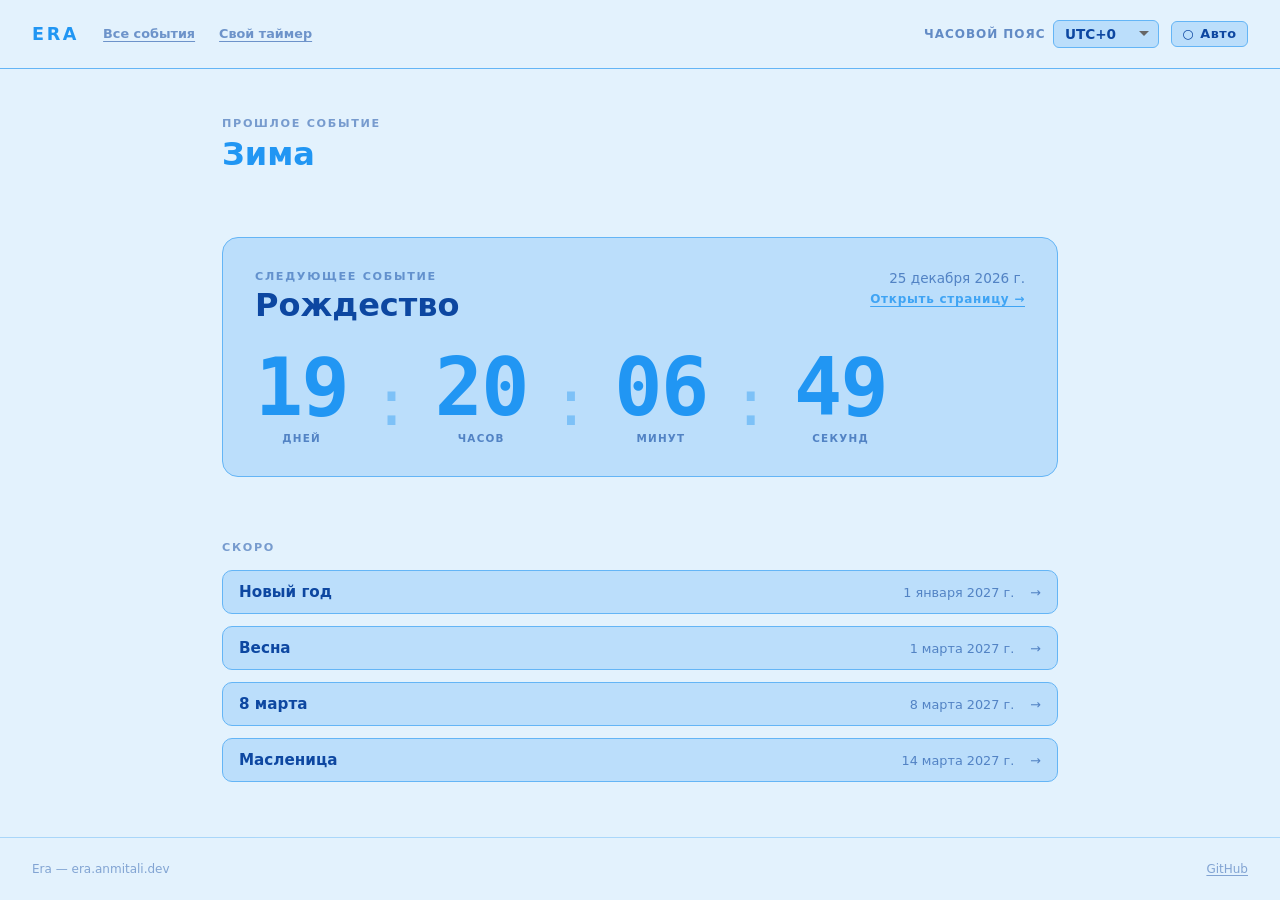
<file: index.html>
<!DOCTYPE html>
<html lang="ru">
<head>
  <meta charset="UTF-8">
  <meta name="viewport" content="width=device-width, initial-scale=1.0">
  <title>Era — обратный отсчёт</title>
  <meta name="description" content="Считаем до важных событий: весна, лето, Пасха, Наурыз, Новый год и другие.">
  <link rel="stylesheet" href="css/style.css">
</head>
<body>
  <div class="page">
    <header class="header">
      <div class="header-left">
        <a href="index.html" class="logo">Era</a>
        <a href="events.html" class="nav-link">Все события</a>
        <a href="custom.html" class="nav-link">Свой таймер</a>
      </div>
      <div class="header-right">
        <div class="tz-selector">
          <span class="tz-label">Часовой пояс</span>
          <select id="tz-select" class="tz-select"></select>
        </div>
        <button id="theme-toggle" class="theme-toggle-btn">
          <span id="theme-icon" class="theme-icon">○</span>
          <span id="theme-label" class="theme-label">Авто</span>
        </button>
      </div>
    </header>

    <main class="main" id="main-content"></main>

    <footer class="footer">
      <span>Era &mdash; era.anmitali.dev</span>
      <a href="https://github.com/AnmiTaliDev/era.anmitali.dev" target="_blank" rel="noopener noreferrer" class="footer-link">GitHub</a>
    </footer>
  </div>

  <script type="module" src="js/app.js"></script>
</body>
</html>
</file>
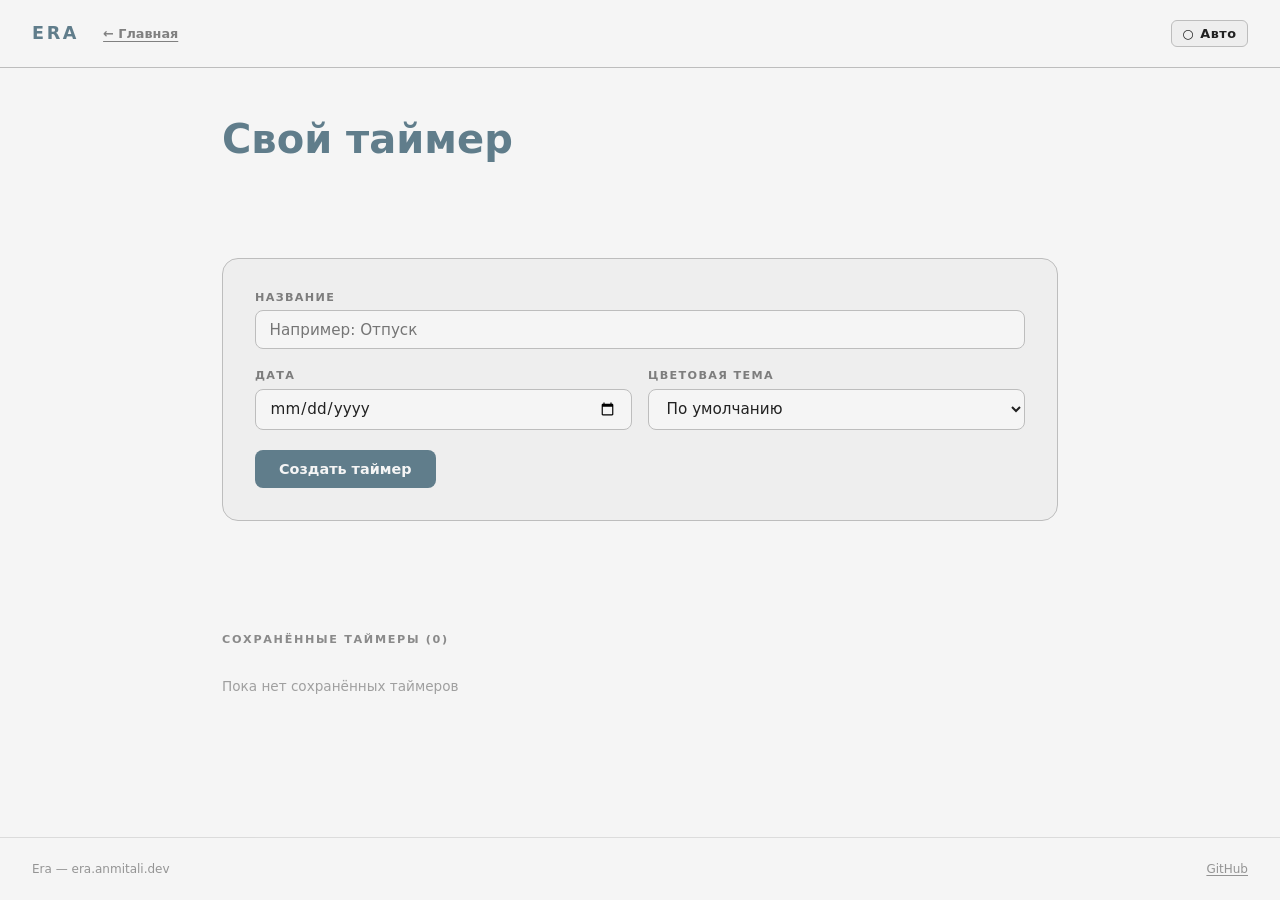
<file: custom.html>
<!DOCTYPE html>
<html lang="ru">
<head>
  <meta charset="UTF-8">
  <meta name="viewport" content="width=device-width, initial-scale=1.0">
  <title>Era — Свой таймер</title>
  <link rel="stylesheet" href="css/style.css">
</head>
<body>
  <div class="page">
    <header class="header">
      <div class="header-left">
        <a href="index.html" class="logo">Era</a>
        <a href="index.html" class="nav-link">← Главная</a>
      </div>
      <div class="header-right">
        <button id="theme-toggle" class="theme-toggle-btn">
          <span id="theme-icon" class="theme-icon">○</span>
          <span id="theme-label" class="theme-label">Авто</span>
        </button>
      </div>
    </header>

    <main class="main">
      <h1 class="page-title">Свой таймер</h1>

      <form id="custom-timer-form" class="form">
        <div class="field-group">
          <label class="label" for="timer-name">Название</label>
          <input id="timer-name" class="input" type="text" placeholder="Например: Отпуск" maxlength="80" required>
        </div>

        <div class="form-row">
          <div class="field-group">
            <label class="label" for="timer-date">Дата</label>
            <input id="timer-date" class="input" type="date" required>
          </div>

          <div class="field-group">
            <label class="label" for="timer-theme">Цветовая тема</label>
            <select id="timer-theme" class="input">
              <option value="">По умолчанию</option>
            </select>
          </div>
        </div>

        <button id="submit-btn" class="submit-btn" type="submit">Создать таймер</button>
      </form>

      <div id="share-box" class="share-box" style="display: none;">
        <span class="share-label">Ссылка для шаринга</span>
        <div class="share-row">
          <input id="share-input" class="share-input" type="text" readonly>
          <button id="copy-btn" class="copy-btn">Копировать</button>
        </div>
      </div>

      <div class="saved-section">
        <div id="saved-title" class="saved-title">Сохранённые таймеры (0)</div>
        <div id="saved-list" class="saved-list">
          <p class="empty-msg">Пока нет сохранённых таймеров</p>
        </div>
      </div>
    </main>

    <footer class="footer">
      <span>Era &mdash; era.anmitali.dev</span>
      <a href="https://github.com/AnmiTaliDev/era.anmitali.dev" target="_blank" rel="noopener noreferrer" class="footer-link">GitHub</a>
    </footer>
  </div>

  <script type="module" src="js/custom-app.js"></script>
</body>
</html>
</file>
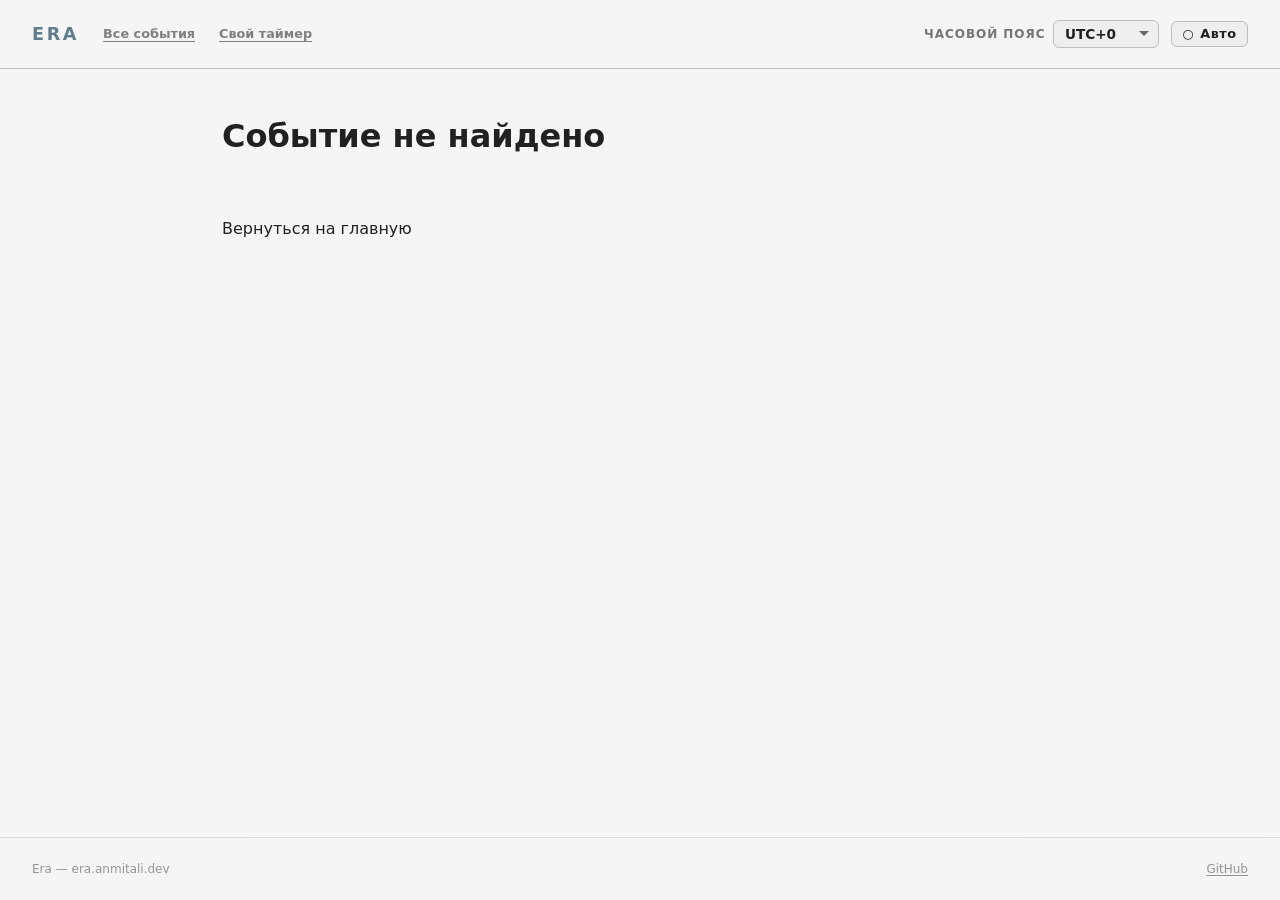
<file: event.html>
<!doctype html>
<html lang="ru">
    <head>
        <meta charset="UTF-8" />
        <meta name="viewport" content="width=device-width, initial-scale=1.0" />
        <title>Era — Событие</title>
        <link rel="stylesheet" href="css/style.css" />
    </head>
    <body>
        <div class="page">
            <header class="header">
                <div class="header-left">
                    <a href="index.html" class="logo">Era</a>
                    <a href="events.html" class="nav-link">Все события</a>
                    <a href="custom.html" class="nav-link">Свой таймер</a>
                </div>
                <div class="header-right">
                    <div class="tz-selector">
                        <span class="tz-label">Часовой пояс</span>
                        <select id="tz-select" class="tz-select"></select>
                    </div>
                    <button id="theme-toggle" class="theme-toggle-btn">
                        <span id="theme-icon" class="theme-icon">○</span>
                        <span id="theme-label" class="theme-label">Авто</span>
                    </button>
                </div>
            </header>

            <main class="main" id="main-content"></main>

            <footer class="footer">
                <span>Era &mdash; era.anmitali.dev</span>
                <a
                    href="https://github.com/AnmiTaliDev/era.anmitali.dev"
                    target="_blank"
                    rel="noopener noreferrer"
                    class="footer-link"
                    >GitHub</a
                >
            </footer>
        </div>

        <script type="module" src="js/event-app.js"></script>
    </body>
</html>
</file>
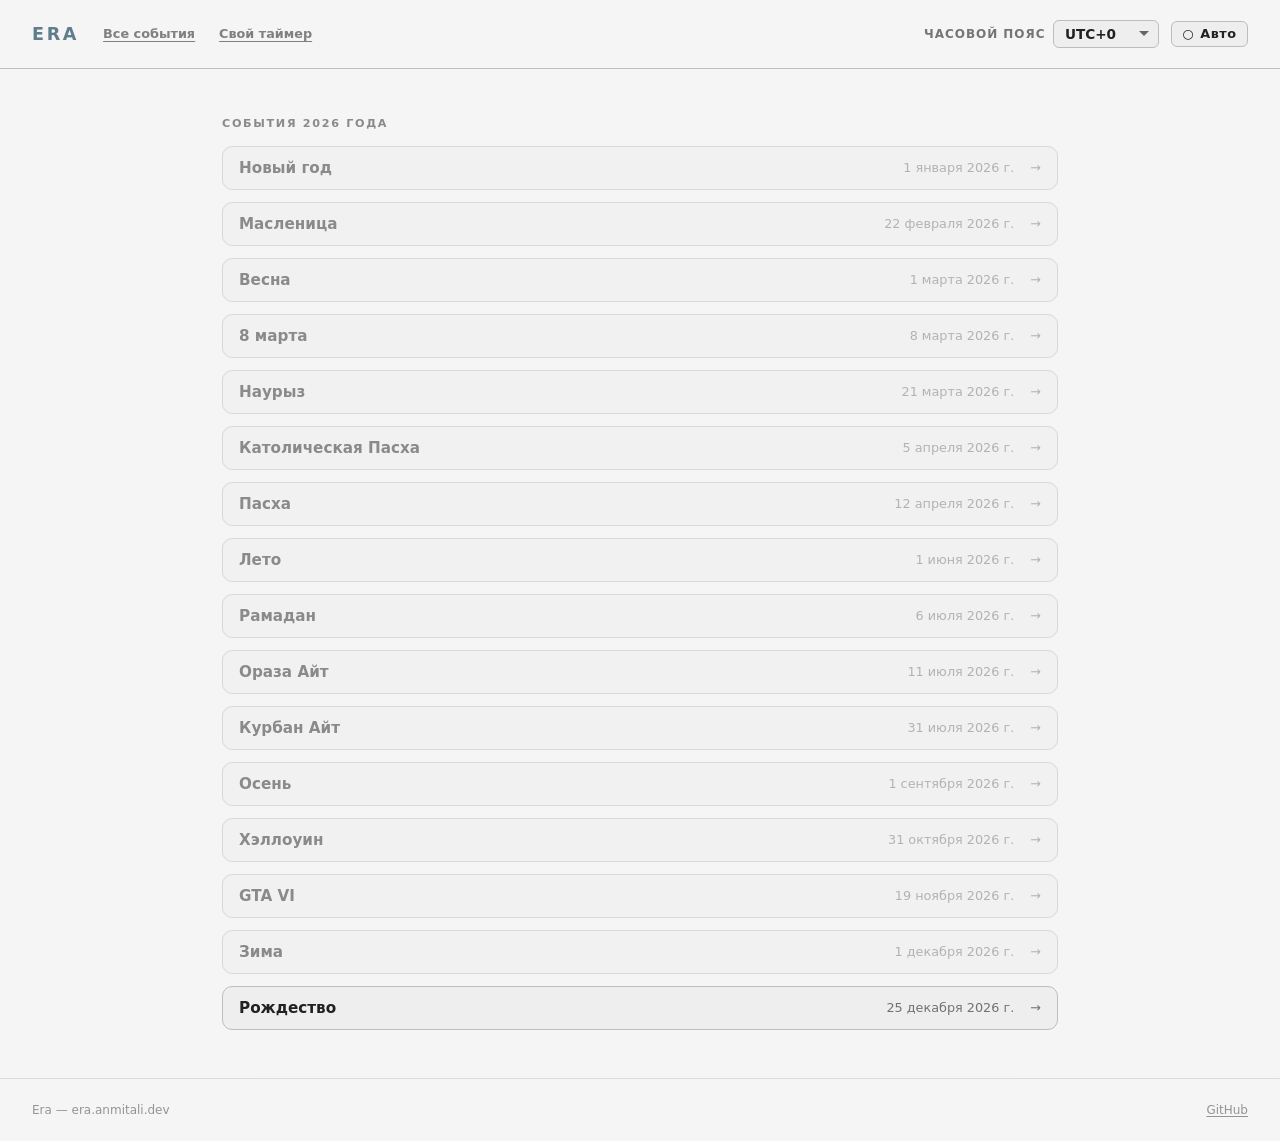
<file: events.html>
<!doctype html>
<html lang="ru">
    <head>
        <meta charset="UTF-8" />
        <meta name="viewport" content="width=device-width, initial-scale=1.0" />
        <title>Era — Все события</title>
        <link rel="stylesheet" href="css/style.css" />
    </head>
    <body>
        <div class="page">
            <header class="header">
                <div class="header-left">
                    <a href="index.html" class="logo">Era</a>
                    <a href="events.html" class="nav-link">Все события</a>
                    <a href="custom.html" class="nav-link">Свой таймер</a>
                </div>
                <div class="header-right">
                    <div class="tz-selector">
                        <span class="tz-label">Часовой пояс</span>
                        <select id="tz-select" class="tz-select"></select>
                    </div>
                    <button id="theme-toggle" class="theme-toggle-btn">
                        <span id="theme-icon" class="theme-icon">○</span>
                        <span id="theme-label" class="theme-label">Авто</span>
                    </button>
                </div>
            </header>

            <main class="main" id="main-content">
                <div class="upcoming-list" id="events-list"></div>
            </main>

            <footer class="footer">
                <span>Era &mdash; era.anmitali.dev</span>
                <a
                    href="https://github.com/AnmiTaliDev/era.anmitali.dev"
                    target="_blank"
                    rel="noopener noreferrer"
                    class="footer-link"
                    >GitHub</a
                >
            </footer>
        </div>

        <script type="module" src="js/events-list-app.js"></script>
    </body>
</html>
</file>
<file: css/style.css>
/* Global Styles */
*, *::before, *::after {
  box-sizing: border-box;
  margin: 0;
  padding: 0;
}

:root {
  --bg: #f5f5f5;
  --text: #212121;
  --accent: #607d8b;
  --secondary-bg: #eeeeee;
  --border: #bdbdbd;
  --font-mono: "Geist Mono", "Fira Code", "Cascadia Code", monospace;
  --font-sans: "Geist", system-ui, -apple-system, sans-serif;
  --transition: 0.6s cubic-bezier(0.4, 0, 0.2, 1);
  --dark-bg-darken: rgba(0, 0, 0, 0.35);
  --dark-secondary-darken: rgba(0, 0, 0, 0.25);
}

@media (prefers-color-scheme: dark) {
  html:not([data-theme="light"]):not([data-theme="dark"]) {
    --bg: #111111;
    --text: #e8e8e8;
    --secondary-bg: #1e1e1e;
    --border: #333333;
    --accent: #90a4ae;
  }
}

html[data-theme="dark"] {
  --bg: #111111;
  --text: #e8e8e8;
  --secondary-bg: #1e1e1e;
  --border: #333333;
  --accent: #90a4ae;
}

html[data-theme="light"] {
  --bg: #f5f5f5;
  --text: #212121;
  --secondary-bg: #eeeeee;
  --border: #bdbdbd;
  --accent: #607d8b;
}

html {
  font-family: var(--font-sans);
  background-color: var(--bg);
  color: var(--text);
  transition: background-color var(--transition), color var(--transition);
}

body {
  min-height: 100dvh;
  display: flex;
  flex-direction: column;
}

a { color: inherit; text-decoration: none; }
button { font-family: inherit; cursor: pointer; border: none; background: none; }
select, input { font-family: inherit; }

/* Page Layout */
.page {
  min-height: 100dvh;
  display: flex;
  flex-direction: column;
}

.header {
  display: flex;
  align-items: center;
  justify-content: space-between;
  padding: 1.25rem 2rem;
  border-bottom: 1px solid var(--border);
  transition: border-color var(--transition);
  flex-wrap: wrap;
  gap: 1rem;
}

.header-left { display: flex; align-items: center; gap: 1.5rem; }

.logo {
  font-size: 1.1rem;
  font-weight: 800;
  letter-spacing: 0.15em;
  text-transform: uppercase;
  color: var(--accent);
  transition: color var(--transition);
}

.nav-link {
  font-size: 0.8rem;
  font-weight: 600;
  opacity: 0.55;
  transition: opacity 0.2s;
  text-decoration: underline;
  text-underline-offset: 3px;
}
.nav-link:hover { opacity: 1; }

.header-right { display: flex; align-items: center; gap: 0.75rem; flex-wrap: wrap; }

.main {
  flex: 1;
  display: flex;
  flex-direction: column;
  padding: 3rem 2rem;
  gap: 4rem;
  max-width: 900px;
  width: 100%;
  margin: 0 auto;
}

/* Current Period */
.current-period { display: flex; flex-direction: column; gap: 0.35rem; }
.period-label {
  font-size: 0.7rem;
  font-weight: 700;
  letter-spacing: 0.15em;
  text-transform: uppercase;
  opacity: 0.5;
}
.period-name {
  font-size: clamp(1.25rem, 4vw, 2rem);
  font-weight: 800;
  color: var(--accent);
  transition: color var(--transition);
}

/* Event Block */
.event-block {
  display: flex;
  flex-direction: column;
  gap: 1.5rem;
  padding: 2rem;
  background-color: var(--secondary-bg);
  border: 1px solid var(--border);
  border-radius: 16px;
  transition: background-color var(--transition), border-color var(--transition);
}
.event-header { display: flex; align-items: flex-start; justify-content: space-between; flex-wrap: wrap; gap: 0.75rem; }
.event-name { font-size: clamp(1.25rem, 4vw, 2rem); font-weight: 700; margin-top: 0.2rem; }
.event-meta { display: flex; flex-direction: column; align-items: flex-end; gap: 0.35rem; }
.event-date { font-size: 0.85rem; opacity: 0.6; font-weight: 500; }
.event-link {
  font-size: 0.75rem;
  font-weight: 600;
  letter-spacing: 0.06em;
  color: var(--accent);
  opacity: 0.8;
  text-decoration: underline;
  text-underline-offset: 3px;
  transition: opacity 0.2s;
}
.event-link:hover { opacity: 1; }

/* Upcoming List */
.upcoming-list { display: flex; flex-direction: column; gap: 0.75rem; }
.upcoming-title {
  font-size: 0.7rem;
  font-weight: 700;
  letter-spacing: 0.15em;
  text-transform: uppercase;
  opacity: 0.5;
  margin-bottom: 0.25rem;
}
.upcoming-item {
  display: flex;
  align-items: center;
  justify-content: space-between;
  padding: 0.75rem 1rem;
  background-color: var(--secondary-bg);
  border: 1px solid var(--border);
  border-radius: 10px;
  transition: background-color var(--transition), border-color 0.2s, transform 0.15s;
}
.upcoming-item:hover { border-color: var(--accent); transform: translateX(4px); }
.upcoming-item-name { font-weight: 600; font-size: 0.95rem; }
.upcoming-item-meta { display: flex; align-items: center; gap: 1rem; font-size: 0.8rem; opacity: 0.6; }

/* Custom Banner */
.custom-banner {
  padding: 1.25rem 1.5rem;
  background-color: var(--secondary-bg);
  border: 2px dashed var(--border);
  border-radius: 12px;
  display: flex;
  flex-direction: column;
  gap: 0.75rem;
  transition: background-color var(--transition), border-color var(--transition);
}
.custom-label {
  font-size: 0.65rem;
  font-weight: 700;
  letter-spacing: 0.15em;
  text-transform: uppercase;
  opacity: 0.5;
}

/* Countdown */
.countdown { display: flex; gap: 1.5rem; align-items: flex-end; flex-wrap: wrap; }
.countdown-unit { display: flex; flex-direction: column; align-items: center; gap: 0.25rem; min-width: 4rem; }
.countdown-value {
  font-family: var(--font-mono);
  font-size: clamp(2.5rem, 8vw, 5rem);
  font-weight: 700;
  line-height: 1;
  color: var(--banner-accent, var(--accent));
  letter-spacing: -0.02em;
  transition: color var(--transition);
}
.countdown-label {
  font-size: 0.65rem;
  font-weight: 600;
  letter-spacing: 0.12em;
  text-transform: uppercase;
  opacity: 0.6;
  color: inherit;
}
.countdown-separator {
  font-family: var(--font-mono);
  font-size: clamp(2rem, 6vw, 4rem);
  font-weight: 300;
  color: var(--banner-accent, var(--accent));
  opacity: 0.4;
  padding-bottom: 0.3rem;
  transition: color var(--transition);
}
.countdown-large .countdown-value { font-size: clamp(3.5rem, 12vw, 8rem); }
.countdown-large .countdown-label { font-size: 0.75rem; }
.countdown-large .countdown-separator { font-size: clamp(3rem, 10vw, 7rem); }

/* Theme Toggle */
.theme-toggle-btn {
  display: flex;
  align-items: center;
  gap: 0.4rem;
  padding: 0.3rem 0.65rem;
  border: 1px solid var(--border);
  border-radius: 6px;
  background: var(--secondary-bg);
  color: var(--text);
  font-size: 0.8rem;
  font-weight: 600;
  letter-spacing: 0.04em;
  transition: border-color 0.2s, background-color var(--transition), color var(--transition);
  white-space: nowrap;
}
.theme-toggle-btn:hover { border-color: var(--accent); }

/* Timezone Selector */
.tz-selector { display: flex; align-items: center; gap: 0.5rem; }
.tz-label { font-size: 0.75rem; font-weight: 600; letter-spacing: 0.08em; text-transform: uppercase; opacity: 0.6; white-space: nowrap; }
.tz-select {
  appearance: none;
  background-color: var(--secondary-bg);
  border: 1px solid var(--border);
  border-radius: 6px;
  color: var(--text);
  font-size: 0.85rem;
  font-weight: 600;
  padding: 0.3rem 2rem 0.3rem 0.65rem;
  cursor: pointer;
  transition: border-color 0.2s, background-color var(--transition), color var(--transition);
  background-image: url("data:image/svg+xml,%3Csvg xmlns='http://www.w3.org/2000/svg' width='12' height='12' viewBox='0 0 12 12'%3E%3Cpath fill='%23666' d='M6 8L1 3h10z'/%3E%3C/svg%3E");
  background-repeat: no-repeat;
  background-position: right 0.5rem center;
}
.tz-select:hover { border-color: var(--accent); }

/* Footer */
.footer {
  padding: 1.5rem 2rem;
  border-top: 1px solid var(--border);
  font-size: 0.75rem;
  opacity: 0.45;
  display: flex;
  align-items: center;
  justify-content: space-between;
  flex-wrap: wrap;
  gap: 0.5rem;
  transition: border-color var(--transition);
}
.footer-link { text-decoration: underline; text-underline-offset: 2px; }

/* Custom Page Styles */
.page-title {
  font-size: clamp(1.5rem, 5vw, 2.5rem);
  font-weight: 800;
  color: var(--accent);
  transition: color var(--transition);
  margin-bottom: 2rem;
}

.form {
  display: flex;
  flex-direction: column;
  gap: 1.25rem;
  padding: 2rem;
  background: var(--secondary-bg);
  border: 1px solid var(--border);
  border-radius: 16px;
  transition: background-color var(--transition), border-color var(--transition);
}

.field-group { display: flex; flex-direction: column; gap: 0.4rem; }

.label {
  font-size: 0.7rem;
  font-weight: 700;
  letter-spacing: 0.12em;
  text-transform: uppercase;
  opacity: 0.55;
}

.input {
  padding: 0.6rem 0.85rem;
  background: var(--bg);
  border: 1px solid var(--border);
  border-radius: 8px;
  color: var(--text);
  font-size: 0.95rem;
  width: 100%;
  transition: border-color 0.2s, background-color var(--transition), color var(--transition);
}
.input:focus { outline: 2px solid var(--accent); outline-offset: 2px; border-color: var(--accent); }

.form-row { display: grid; grid-template-columns: 1fr 1fr; gap: 1rem; }

.submit-btn {
  padding: 0.7rem 1.5rem;
  background: var(--accent);
  color: var(--bg);
  border: none;
  border-radius: 8px;
  font-size: 0.9rem;
  font-weight: 700;
  cursor: pointer;
  align-self: flex-start;
  transition: opacity 0.2s, background-color var(--transition);
}
.submit-btn:hover { opacity: 0.85; }
.submit-btn:disabled { opacity: 0.4; cursor: not-allowed; }

.share-box { display: flex; flex-direction: column; gap: 0.5rem; margin-top: 2rem; }
.share-label { font-size: 0.7rem; font-weight: 700; letter-spacing: 0.12em; text-transform: uppercase; opacity: 0.55; }
.share-row { display: flex; gap: 0.5rem; }
.share-input {
  flex: 1;
  padding: 0.5rem 0.75rem;
  background: var(--bg);
  border: 1px solid var(--border);
  border-radius: 8px;
  color: var(--text);
  font-size: 0.82rem;
  font-family: var(--font-mono);
  transition: background-color var(--transition), color var(--transition), border-color var(--transition);
}
.copy-btn {
  padding: 0.5rem 0.9rem;
  border: 1px solid var(--border);
  border-radius: 8px;
  background: var(--secondary-bg);
  color: var(--text);
  font-size: 0.8rem;
  font-weight: 600;
  cursor: pointer;
  white-space: nowrap;
  transition: border-color 0.2s, background-color var(--transition);
}
.copy-btn:hover { border-color: var(--accent); }

.saved-section { display: flex; flex-direction: column; gap: 1rem; margin-top: 3rem; }
.saved-title { font-size: 0.7rem; font-weight: 700; letter-spacing: 0.15em; text-transform: uppercase; opacity: 0.5; }
.saved-list { display: flex; flex-direction: column; gap: 0.6rem; }
.saved-item {
  display: flex;
  align-items: center;
  justify-content: space-between;
  padding: 0.9rem 1.1rem;
  background: var(--secondary-bg);
  border: 1px solid var(--border);
  border-radius: 10px;
  gap: 1rem;
  transition: background-color var(--transition), border-color var(--transition);
}
.saved-item-left { display: flex; flex-direction: column; gap: 0.2rem; min-width: 0; }
.saved-item-name { font-weight: 600; font-size: 0.95rem; white-space: nowrap; overflow: hidden; text-overflow: ellipsis; }
.saved-item-date { font-size: 0.78rem; opacity: 0.55; }
.saved-item-right { display: flex; align-items: center; gap: 0.5rem; flex-shrink: 0; }
.saved-days { font-family: var(--font-mono); font-size: 0.85rem; font-weight: 700; color: var(--accent); transition: color var(--transition); }
.open-btn {
  padding: 0.3rem 0.7rem;
  border: 1px solid var(--border);
  border-radius: 6px;
  background: var(--bg);
  color: var(--text);
  font-size: 0.75rem;
  font-weight: 600;
  text-decoration: none;
  transition: border-color 0.2s, background-color var(--transition);
}
.open-btn:hover { border-color: var(--accent); }
.delete-btn {
  padding: 0.3rem 0.6rem;
  border: 1px solid transparent;
  border-radius: 6px;
  background: none;
  color: var(--text);
  font-size: 0.75rem;
  opacity: 0.35;
  cursor: pointer;
  transition: opacity 0.2s;
}
.delete-btn:hover { opacity: 0.8; border-color: var(--border); }
.empty-msg { font-size: 0.85rem; opacity: 0.4; padding: 1rem 0; }
</file>
